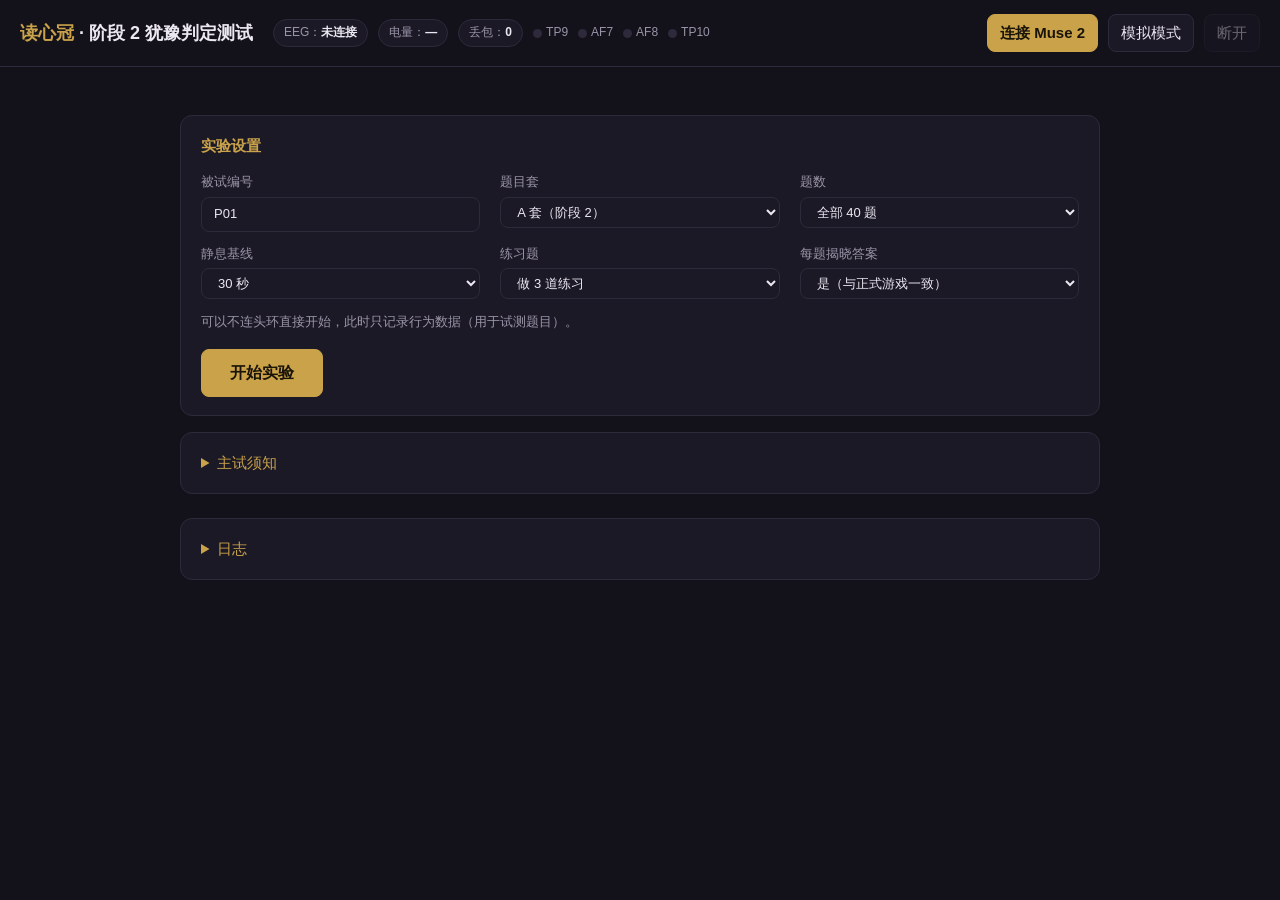
<file: 03_build/software/phase2-test/index.html>
<!DOCTYPE html>
<html lang="zh-CN">
<head>
    <meta charset="utf-8">
    <meta name="viewport" content="width=device-width, initial-scale=1">
    <title>读心冠 · 阶段 2 犹豫判定测试</title>
    <link rel="stylesheet" href="style.css">
    <script src="questions.js" defer></script>
    <script src="app.js" defer></script>
</head>

<body>

<!-- 顶部状态栏（实验进行中会收起） -->
<header id="topbar">
    <h1><span>读心冠</span> · 阶段 2 犹豫判定测试</h1>
    <div class="chip" id="chipConn">EEG：<b>未连接</b></div>
    <div class="chip">电量：<b id="battery">—</b></div>
    <div class="chip">丢包：<b id="lost">0</b></div>
    <div class="quality" id="quality"></div>
    <div class="spacer"></div>
    <button class="primary" id="btnConnect">连接 Muse 2</button>
    <button id="btnSim">模拟模式</button>
    <button id="btnDisconnect" disabled>断开</button>
</header>

<!-- 实验中右上角的小状态 -->
<div id="miniStatus" class="hidden">
    <span class="recdot"></span><span id="miniText">录制中</span>
    <span class="quality" id="qualityMini"></span>
    <button id="btnAbort" class="ghost">中止</button>
</div>

<main id="stage">

    <!-- 1. 设置 -->
    <section id="scrSetup" class="screen">
        <div class="panel">
            <h2>实验设置</h2>
            <div class="form">
                <label>被试编号<input id="pid" value="P01" maxlength="10"></label>
                <label>题目套
                    <select id="set"><option value="A">A 套（阶段 2）</option><option value="B">B 套（阶段 4）</option></select></label>
                <label>题数
                    <select id="nItems"><option value="40">全部 40 题</option><option value="20">20 题</option><option value="4">4 题（调试用）</option></select></label>
                <label>静息基线
                    <select id="baseLen"><option value="30">30 秒</option><option value="60">60 秒</option><option value="0">跳过（调试用）</option></select></label>
                <label>练习题
                    <select id="practice"><option value="1">做 3 道练习</option><option value="0">跳过</option></select></label>
                <label>每题揭晓答案
                    <select id="reveal"><option value="1">是（与正式游戏一致）</option><option value="0">否</option></select></label>
            </div>
            <p class="note" id="setupNote">可以不连头环直接开始，此时只记录行为数据（用于试测题目）。</p>
            <div class="actions"><button class="primary big" id="btnStart">开始实验</button></div>
        </div>
        <details class="panel">
            <summary>主试须知</summary>
            <ol>
                <li>开始前先确认 4 个通道的信号质量为绿色或黄色。佩戴后等 1–2 分钟再开始。</li>
                <li>请被试把左手食指放在 <kbd>F</kbd>，右手食指放在 <kbd>J</kbd>，答题时尽量不移动身体、不说话、少眨眼。</li>
                <li>流程：静息基线 → 练习 → 正式题（每 20 题休息一次）→ 讲解答案。</li>
                <li>结束后<b>必须</b>让被试看完"答案讲解"页：部分 AI 说法是故意编造的。</li>
                <li>导出两个文件：行为数据 CSV 和 EEG CSV，放进 <span class="mono">02_bci/tests/日期_阶段2/raw-data/</span>。</li>
            </ol>
        </details>
    </section>

    <!-- 2. 说明 / 基线 / 休息 / 通用消息 -->
    <section id="scrMsg" class="screen hidden">
        <div class="msg">
            <h2 id="msgTitle"></h2>
            <div id="msgBody"></div>
            <div class="hint" id="msgHint"></div>
        </div>
    </section>

    <!-- 3. 题目 -->
    <section id="scrTrial" class="screen hidden">
        <div class="progress"><div id="progBar"></div></div>
        <div class="counter" id="counter"></div>
        <div id="fix" class="fix hidden">+</div>
        <div id="trialBody" class="hidden">
            <div class="statement" id="statement"></div>
            <div class="choices" id="choices1">
                <button class="choice" data-key="f"><kbd>F</kbd>对</button>
                <button class="choice" data-key="j"><kbd>J</kbd>错</button>
            </div>
            <div class="ai hidden" id="aiBox">
                <div class="aiHead"><span class="aiIcon">AI</span><span id="aiVerdict"></span></div>
                <div class="aiText" id="aiText"></div>
            </div>
            <div class="choices hidden" id="choices2">
                <button class="choice" data-key="f"><kbd>F</kbd>不改</button>
                <button class="choice" data-key="j"><kbd>J</kbd>改答案</button>
            </div>
            <div class="rating hidden" id="rating1">
                <p>刚才决定"改不改"的时候，你有多确定？</p>
                <div class="choices four">
                    <button class="choice" data-key="1"><kbd>1</kbd>很犹豫</button>
                    <button class="choice" data-key="2"><kbd>2</kbd>有点犹豫</button>
                    <button class="choice" data-key="3"><kbd>3</kbd>比较确定</button>
                    <button class="choice" data-key="4"><kbd>4</kbd>很确定</button>
                </div>
            </div>
            <div class="rating hidden" id="rating2">
                <p>你之前知道这个知识吗？</p>
                <div class="choices three">
                    <button class="choice" data-key="1"><kbd>1</kbd>知道</button>
                    <button class="choice" data-key="2"><kbd>2</kbd>不确定</button>
                    <button class="choice" data-key="3"><kbd>3</kbd>不知道</button>
                </div>
            </div>
            <div class="revealBox hidden" id="revealBox"></div>
        </div>
    </section>

    <!-- 4. 结束与讲解 -->
    <section id="scrEnd" class="screen hidden">
        <div class="panel">
            <h2>实验结束，谢谢参与！</h2>
            <p id="endSummary"></p>
            <div class="actions">
                <button class="primary" id="btnExportTrials">导出行为数据 CSV</button>
                <button id="btnExportEEG">导出 EEG CSV</button>
                <button id="btnRestart">新的被试</button>
            </div>
        </div>
        <div class="panel">
            <h2>答案讲解（请被试阅读）</h2>
            <p class="note">这次实验里，有一部分 AI 的说法是<b>故意编造的错误信息</b>，用来观察人在面对 AI 时的判断。下面是每道题的正确答案，标红的是 AI 说错的题。</p>
            <table id="debrief"><thead><tr><th>#</th><th>题目</th><th>正确答案</th><th>AI 说得对吗</th><th>你的最终答案</th></tr></thead><tbody></tbody></table>
        </div>
    </section>

    <!-- 日志 -->
    <details class="panel" id="logWrap">
        <summary>日志</summary>
        <div id="log"></div>
    </details>
</main>

<script src="questions.js"></script>
<script src="app.js"></script>
</body>
</html>
</file>
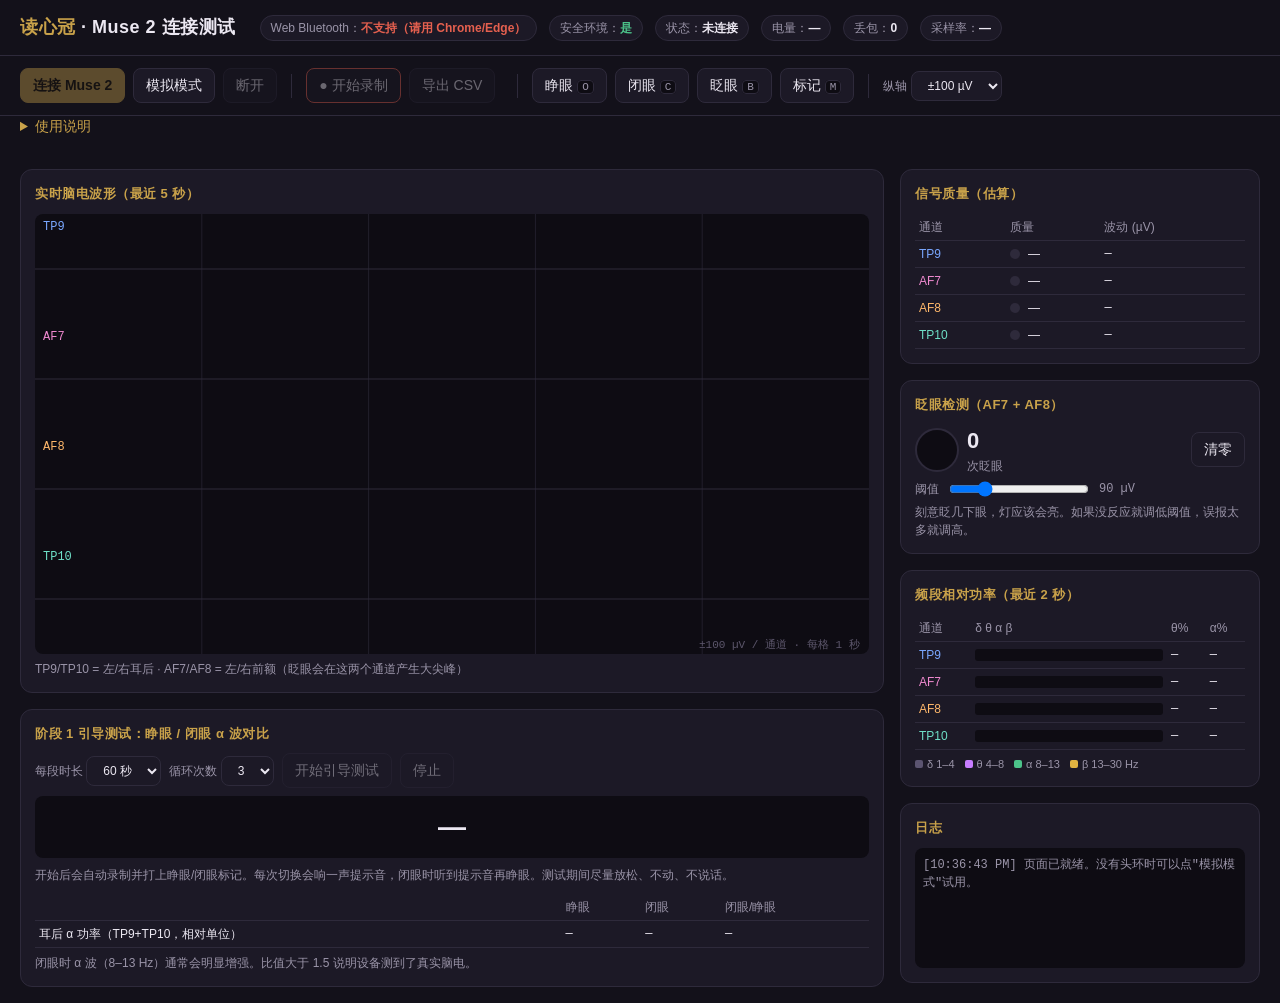
<file: 03_build/software/muse-test/pretest/index.html>
<!DOCTYPE html>
<html lang="zh-CN">
<head>
<meta charset="utf-8">
<meta name="viewport" content="width=device-width, initial-scale=1">
<title>读心冠 · Muse 2 连接测试</title>
<link rel="stylesheet" href="style.css">
</head>
<body>

<header>
  <h1><span>读心冠</span> · Muse 2 连接测试</h1>
  <div class="chip" id="chipBt">Web Bluetooth：<b>检测中</b></div>
  <div class="chip" id="chipSec">安全环境：<b>检测中</b></div>
  <div class="chip" id="chipConn">状态：<b>未连接</b></div>
  <div class="chip">电量：<b id="battery">—</b></div>
  <div class="chip">丢包：<b id="lost">0</b></div>
  <div class="chip">采样率：<b id="rate">—</b></div>
</header>

<div class="bar">
  <button class="primary" id="btnConnect">连接 Muse 2</button>
  <button id="btnSim">模拟模式</button>
  <button id="btnDisconnect" disabled>断开</button>
  <div class="sep"></div>
  <button class="rec" id="btnRec" disabled>● 开始录制</button>
  <button id="btnExport" disabled>导出 CSV</button>
  <span class="muted" id="recInfo"></span>
  <div class="sep"></div>
  <button data-mk="eyes_open">睁眼 <kbd>O</kbd></button>
  <button data-mk="eyes_closed">闭眼 <kbd>C</kbd></button>
  <button data-mk="blink">眨眼 <kbd>B</kbd></button>
  <button data-mk="mark">标记 <kbd>M</kbd></button>
  <div class="sep"></div>
  <label class="muted">纵轴 <select id="scale">
    <option value="50">±50 µV</option><option value="100" selected>±100 µV</option>
    <option value="200">±200 µV</option><option value="500">±500 µV</option></select></label>
</div>

<details>
  <summary>使用说明</summary>
  <ol>
    <li>用 <b>Chrome 或 Edge</b>（电脑版）打开。Safari 和 Firefox 不支持 Web Bluetooth。</li>
    <li>如果点"连接"没反应，或者顶部显示"安全环境：否"：在这个文件夹里打开终端，运行 <span class="mono">python3 -m http.server 8000</span>，再用浏览器打开 <span class="mono">http://localhost:8000</span>。</li>
    <li>先关掉手机上的 Muse App（头环同一时间只能连一个设备）。长按头环按钮开机，灯开始闪烁后点"连接 Muse 2"。</li>
    <li>佩戴：前额的传感器贴紧皮肤（擦掉油脂、拨开刘海），耳后的电极贴紧耳后皮肤。等 1–2 分钟让信号稳定。</li>
    <li>没有头环时，可以点"模拟模式"先熟悉界面（模拟数据会在闭眼时增强 α 波，并随机产生眨眼）。</li>
    <li>信号质量是根据最近 1 秒波形估算的，仅供参考：佩戴初期、说话、咬牙、转头都会变差。</li>
  </ol>
</details>

<main>
  <div>
    <div class="card">
      <h2>实时脑电波形（最近 5 秒）</h2>
      <canvas id="wave"></canvas>
      <div class="muted" style="margin-top:6px">TP9/TP10 = 左/右耳后 · AF7/AF8 = 左/右前额（眨眼会在这两个通道产生大尖峰）</div>
    </div>

    <div class="card" style="margin-top:16px">
      <h2>阶段 1 引导测试：睁眼 / 闭眼 α 波对比</h2>
      <div class="row">
        <label class="muted">每段时长
          <select id="phaseLen"><option value="30">30 秒</option><option value="60" selected>60 秒</option></select></label>
        <label class="muted">循环次数
          <select id="phaseRep"><option>1</option><option>2</option><option selected>3</option></select></label>
        <button id="btnGuide" disabled>开始引导测试</button>
        <button id="btnGuideStop" disabled>停止</button>
      </div>
      <div id="guide">—</div>
      <div class="muted">开始后会自动录制并打上睁眼/闭眼标记。每次切换会响一声提示音，闭眼时听到提示音再睁眼。测试期间尽量放松、不动、不说话。</div>
      <table style="margin-top:10px">
        <tr><th></th><th>睁眼</th><th>闭眼</th><th>闭眼/睁眼</th></tr>
        <tr><td>耳后 α 功率（TP9+TP10，相对单位）</td><td class="mono" id="aOpen">—</td><td class="mono" id="aClosed">—</td><td class="mono" id="aRatio">—</td></tr>
      </table>
      <div class="muted" id="aVerdict" style="margin-top:6px">闭眼时 α 波（8–13 Hz）通常会明显增强。比值大于 1.5 说明设备测到了真实脑电。</div>
    </div>
  </div>

  <div>
    <div class="card">
      <h2>信号质量（估算）</h2>
      <table id="qTable">
        <tr><th>通道</th><th>质量</th><th>波动 (µV)</th></tr>
      </table>
    </div>

    <div class="card" style="margin-top:16px">
      <h2>眨眼检测（AF7 + AF8）</h2>
      <div class="row">
        <div id="blinkLamp"></div>
        <div><div class="big" id="blinkCount">0</div><div class="muted">次眨眼</div></div>
        <button id="btnBlinkReset" style="margin-left:auto">清零</button>
      </div>
      <div class="row muted">阈值 <input type="range" id="blinkThr" min="30" max="300" value="90"> <span class="mono" id="blinkThrVal">90 µV</span></div>
      <div class="muted">刻意眨几下眼，灯应该会亮。如果没反应就调低阈值，误报太多就调高。</div>
    </div>

    <div class="card" style="margin-top:16px">
      <h2>频段相对功率（最近 2 秒）</h2>
      <table id="bTable"><tr><th>通道</th><th>δ θ α β</th><th>θ%</th><th>α%</th></tr></table>
      <div class="legend">
        <span style="--c:#5b5470">δ 1–4</span><span style="--c:#c77dff">θ 4–8</span>
        <span style="--c:#4cc38a">α 8–13</span><span style="--c:#e0b341">β 13–30 Hz</span>
      </div>
    </div>

    <div class="card" style="margin-top:16px">
      <h2>日志</h2>
      <div id="log"></div>
    </div>
  </div>
</main>

<script>
/* ===================== 常量 ===================== */
const FS = 256;                         // Muse EEG 采样率
const CH = ['TP9','AF7','AF8','TP10'];
const CH_COLORS = ['--ch0','--ch1','--ch2','--ch3'].map(v=>getComputedStyle(document.documentElement).getPropertyValue(v).trim());
const MUSE_SERVICE = 0xfe8d;
const U = s => `273e${s}-4c4d-454d-96be-f03bac821358`;
const CONTROL_UUID = U('0001');
const TELEMETRY_UUID = U('000b');
const EEG_UUIDS = [U('0003'), U('0004'), U('0005'), U('0006')]; // TP9, AF7, AF8, TP10

/* ===================== 小工具 ===================== */
const $ = id => document.getElementById(id);
function log(msg){
  const t = new Date().toLocaleTimeString();
  $('log').insertAdjacentHTML('beforeend', `<div>[${t}] ${msg}</div>`);
  $('log').scrollTop = 1e9;
}
class Ring {
  constructor(n){ this.buf = new Float32Array(n); this.n = n; this.i = 0; this.count = 0; }
  push(v){ this.buf[this.i] = v; this.i = (this.i + 1) % this.n; this.count++; }
  last(k){ k = Math.min(k, this.n, this.count); const out = new Float32Array(k);
    for (let j = 0; j < k; j++) out[j] = this.buf[(this.i - k + j + this.n) % this.n]; return out; }
}

/* ===================== 状态 ===================== */
const rings = CH.map(() => new Ring(FS * 10));
let mode = null;               // 'muse' | 'sim' | null
let device = null, controlChar = null;
let pending = new Map();       // packetIndex -> {t, ch:[...]}
let lastIndex = null, lostPackets = 0;
let sampleTimes = [];          // 用于估算实际采样率
let recording = false, recStart = 0, recRows = [];
let nextMarker = '';
let eyesState = null;          // 'open' | 'closed' | null
let alphaStats = { open: [], closed: [] };
let blinkCount = 0, blinkBaseline = 0, blinkRefractoryUntil = 0;
let blinkFlag = 0;

/* ===================== 环境检测 ===================== */
(function checkEnv(){
  const bt = 'bluetooth' in navigator;
  $('chipBt').className = 'chip ' + (bt ? 'ok' : 'err');
  $('chipBt').querySelector('b').textContent = bt ? '支持' : '不支持（请用 Chrome/Edge）';
  $('chipSec').className = 'chip ' + (window.isSecureContext ? 'ok' : 'err');
  $('chipSec').querySelector('b').textContent = window.isSecureContext ? '是' : '否（见使用说明第 2 步）';
  if (!bt) $('btnConnect').disabled = true;
})();

function setConn(text, cls){
  $('chipConn').className = 'chip ' + (cls || '');
  $('chipConn').querySelector('b').textContent = text;
}
function setRunning(on){
  $('btnConnect').disabled = on || !('bluetooth' in navigator);
  $('btnSim').disabled = on;
  $('btnDisconnect').disabled = !on;
  $('btnRec').disabled = !on;
  $('btnGuide').disabled = !on;
}

/* ===================== Muse 协议 ===================== */
function encodeCommand(cmd){
  const enc = new TextEncoder().encode(`X${cmd}\n`);
  enc[0] = enc.length - 1;
  return enc;
}
async function sendCommand(cmd){
  if (!controlChar) return;
  const data = encodeCommand(cmd);
  if (controlChar.writeValueWithoutResponse) {
    try { await controlChar.writeValueWithoutResponse(data); return; } catch (e) { /* 回退 */ }
  }
  await controlChar.writeValue(data);
}
function decodeEEG(dataView){
  const index = dataView.getUint16(0);
  const b = new Uint8Array(dataView.buffer, dataView.byteOffset + 2, dataView.byteLength - 2);
  const raw = [];
  for (let i = 0; i < b.length; i++) {
    if (i % 3 === 0) raw.push((b[i] << 4) | (b[i + 1] >> 4));
    else { raw.push(((b[i] & 0x0f) << 8) | b[i + 1]); i++; }
  }
  return { index, samples: raw.map(n => 0.48828125 * (n - 0x800)) };  // µV
}

async function connectMuse(){
  try {
    setConn('请在弹窗中选择设备…', 'warn');
    device = await navigator.bluetooth.requestDevice({
      filters: [{ namePrefix: 'Muse' }],
      optionalServices: [MUSE_SERVICE]
    });
    device.addEventListener('gattserverdisconnected', onDisconnected);
    setConn('连接中…', 'warn');
    const server = await device.gatt.connect();
    const service = await server.getPrimaryService(MUSE_SERVICE);
    controlChar = await service.getCharacteristic(CONTROL_UUID);

    try {
      const tele = await service.getCharacteristic(TELEMETRY_UUID);
      await tele.startNotifications();
      tele.addEventListener('characteristicvaluechanged', e => {
        const dv = e.target.value;
        $('battery').textContent = (dv.getUint16(2) / 512).toFixed(0) + '%';
      });
    } catch (e) { log('电量信息不可用（不影响测试）'); }

    for (let c = 0; c < 4; c++) {
      const ch = await service.getCharacteristic(EEG_UUIDS[c]);
      await ch.startNotifications();
      ch.addEventListener('characteristicvaluechanged', e => {
        const { index, samples } = decodeEEG(e.target.value);
        onChannelPacket(c, index, samples);
      });
    }
    // 启动数据流：暂停 → 预设 p21（4 通道 EEG）→ 开始 → 继续
    await sendCommand('h');
    await sendCommand('p21');
    await sendCommand('s');
    await sendCommand('d');

    mode = 'muse';
    resetStream();
    setConn('已连接：' + (device.name || 'Muse'), 'ok');
    setRunning(true);
    log('已连接 ' + (device.name || 'Muse') + '，开始接收数据');
  } catch (e) {
    setConn('未连接', 'err');
    log('连接失败：' + e.message);
  }
}

function onDisconnected(){
  if (mode !== 'muse') return;
  log('设备已断开');
  stopAll();
}

async function disconnect(){
  if (mode === 'muse' && device) {
    try { await sendCommand('h'); } catch (e) {}
    try { device.gatt.disconnect(); } catch (e) {}
  }
  if (mode === 'sim') stopSim();
  stopAll();
}

function stopAll(){
  stopGuide(true);
  mode = null; controlChar = null;
  setConn('未连接', '');
  setRunning(false);
  if (recording) toggleRec();
}

/* ===================== 数据汇合（4 个通道按包号对齐） ===================== */
function resetStream(){
  pending.clear(); lastIndex = null; lostPackets = 0; sampleTimes = [];
  $('lost').textContent = '0';
}

function onChannelPacket(c, index, samples){
  const now = performance.now();
  let entry = pending.get(index);
  if (!entry) { entry = { t: now, ch: [null, null, null, null] }; pending.set(index, entry); }
  entry.ch[c] = samples;
  if (entry.ch.every(Boolean)) { pending.delete(index); emitPacket(index, entry); }
  // 清理超过 1 秒还没凑齐的包
  if (pending.size > 20) {
    for (const [k, v] of pending) if (now - v.t > 1000) pending.delete(k);
  }
}

function emitPacket(index, entry){
  if (lastIndex !== null) {
    const gap = (index - lastIndex + 0x10000) % 0x10000;
    if (gap > 1 && gap < 1000) { lostPackets += gap - 1; $('lost').textContent = lostPackets; }
  }
  lastIndex = index;
  const dt = 1000 / FS;
  for (let k = 0; k < 12; k++) {
    const t = entry.t - (11 - k) * dt;
    const v = [entry.ch[0][k], entry.ch[1][k], entry.ch[2][k], entry.ch[3][k]];
    for (let c = 0; c < 4; c++) rings[c].push(v[c]);
    detectBlink((v[1] + v[2]) / 2, t);
    if (recording) {
      if (recStart === null) recStart = t;
      recRows.push([(t - recStart).toFixed(1), index, v[0].toFixed(2), v[1].toFixed(2), v[2].toFixed(2), v[3].toFixed(2), nextMarker, blinkFlag]);
      nextMarker = ''; blinkFlag = 0;
    }
  }
  sampleTimes.push(entry.t);
  if (sampleTimes.length > 60) sampleTimes.shift();
}

/* ===================== 眨眼检测 ===================== */
function detectBlink(v, t){
  // 用慢速滑动平均作为基线，偏离基线超过阈值即判定为眨眼
  blinkBaseline += (v - blinkBaseline) * (1 / FS);
  const thr = +$('blinkThr').value;
  if (Math.abs(v - blinkBaseline) > thr && t > blinkRefractoryUntil) {
    blinkRefractoryUntil = t + 350;
    blinkCount++; blinkFlag = 1;
    $('blinkCount').textContent = blinkCount;
    const lamp = $('blinkLamp'); lamp.classList.add('on');
    setTimeout(() => lamp.classList.remove('on'), 180);
  }
}

/* ===================== 模拟模式 ===================== */
let simTimer = null, simIndex = 0, simT = 0, simNextBlink = 0;
function gauss(){ let u = 0, v = 0; while (!u) u = Math.random(); while (!v) v = Math.random(); return Math.sqrt(-2 * Math.log(u)) * Math.cos(2 * Math.PI * v); }
function startSim(){
  mode = 'sim'; resetStream(); simIndex = 0; simT = 0; simNextBlink = 2;
  const ph = [0, 0, 0, 0].map(() => Math.random() * 6.28);
  let blinkStart = -10;
  simTimer = setInterval(() => {
    const packets = [[], [], [], []];
    for (let k = 0; k < 12; k++) {
      simT += 1 / FS;
      if (simT > simNextBlink) { blinkStart = simT; simNextBlink = simT + 2 + Math.random() * 4; }
      const closed = eyesState === 'closed';
      const blink = closed ? 0 : 160 * Math.exp(-Math.pow((simT - blinkStart - 0.1) / 0.06, 2));
      for (let c = 0; c < 4; c++) {
        const ear = c === 0 || c === 3;
        const alphaAmp = ear ? (closed ? 22 : 6) : (closed ? 10 : 3);
        let x = 7 * gauss()
              + alphaAmp * Math.sin(2 * Math.PI * 10 * simT + ph[c])
              + 4 * Math.sin(2 * Math.PI * 6 * simT + ph[c] * 2)
              + 3 * Math.sin(2 * Math.PI * 1.2 * simT);
        if (!ear) x += blink;
        packets[c].push(x);
      }
    }
    const idx = simIndex = (simIndex + 1) % 0x10000;
    for (let c = 0; c < 4; c++) onChannelPacket(c, idx, packets[c]);
  }, 1000 * 12 / FS);
  setConn('模拟模式', 'warn');
  setRunning(true);
  $('battery').textContent = '—';
  log('已进入模拟模式（数据是合成的，只用来熟悉界面）');
}
function stopSim(){ clearInterval(simTimer); simTimer = null; }

/* ===================== 录制与导出 ===================== */
function toggleRec(){
  recording = !recording;
  const b = $('btnRec');
  if (recording) {
    recRows = []; recStart = null; nextMarker = 'rec_start'; blinkFlag = 0;
    b.classList.add('on'); b.textContent = '■ 停止录制';
    $('btnExport').disabled = true;
    log('开始录制' + (mode === 'sim' ? '（模拟数据）' : ''));
  } else {
    b.classList.remove('on'); b.textContent = '● 开始录制';
    $('btnExport').disabled = recRows.length === 0;
    log(`停止录制，共 ${recRows.length} 个采样点（${(recRows.length / FS).toFixed(1)} 秒）`);
  }
}
setInterval(() => {
  if (recording) $('recInfo').textContent = `录制中 ${(recRows.length / FS).toFixed(0)} 秒`;
  else $('recInfo').textContent = recRows.length ? `已录 ${(recRows.length / FS).toFixed(0)} 秒，可导出` : '';
}, 500);

function exportCSV(){
  const head = 'time_ms,packet_index,TP9,AF7,AF8,TP10,marker,blink_auto';
  const body = recRows.map(r => r.join(',')).join('\n');
  const blob = new Blob([head + '\n' + body + '\n'], { type: 'text/csv' });
  const d = new Date(), p = n => String(n).padStart(2, '0');
  const name = `muse_${mode === 'sim' ? 'SIM_' : ''}${d.getFullYear()}${p(d.getMonth() + 1)}${p(d.getDate())}_${p(d.getHours())}${p(d.getMinutes())}${p(d.getSeconds())}.csv`;
  const a = document.createElement('a');
  a.href = URL.createObjectURL(blob); a.download = name; a.click();
  setTimeout(() => URL.revokeObjectURL(a.href), 1000);
  log('已导出 ' + name);
}

/* ===================== 标记 ===================== */
function addMarker(mk){
  if (!mode) return;
  nextMarker = nextMarker ? nextMarker + '|' + mk : mk;
  if (mk === 'eyes_open') eyesState = 'open';
  if (mk === 'eyes_closed') eyesState = 'closed';
  log('标记：' + mk + (recording ? '' : '（未在录制，只影响 α 统计）'));
}
document.querySelectorAll('[data-mk]').forEach(b => b.addEventListener('click', () => addMarker(b.dataset.mk)));
document.addEventListener('keydown', e => {
  if (e.target.tagName === 'INPUT' || e.target.tagName === 'SELECT') return;
  const map = { o: 'eyes_open', c: 'eyes_closed', b: 'blink', m: 'mark' };
  const mk = map[e.key.toLowerCase()];
  if (mk) addMarker(mk);
});

/* ===================== 引导测试 ===================== */
let guideTimer = null;
let audioCtx = null;
function beep(freq = 660, dur = 0.25){
  try {
    audioCtx = audioCtx || new (window.AudioContext || window.webkitAudioContext)();
    const o = audioCtx.createOscillator(), g = audioCtx.createGain();
    o.frequency.value = freq; g.gain.value = 0.15;
    o.connect(g); g.connect(audioCtx.destination);
    o.start(); o.stop(audioCtx.currentTime + dur);
  } catch (e) {}
}
function startGuide(){
  const len = +$('phaseLen').value, reps = +$('phaseRep').value;
  const phases = [];
  for (let r = 0; r < reps; r++) { phases.push('open', 'closed'); }
  alphaStats = { open: [], closed: [] };
  if (!recording) toggleRec();
  addMarker('guide_start');
  let p = 0, left = len;
  const enter = () => {
    const ph = phases[p];
    addMarker(ph === 'open' ? 'eyes_open' : 'eyes_closed');
    beep(ph === 'open' ? 880 : 520, 0.3);
  };
  enter();
  $('btnGuide').disabled = true; $('btnGuideStop').disabled = false;
  const tick = () => {
    const ph = phases[p];
    $('guide').className = ph === 'open' ? 'open' : 'closed';
    $('guide').textContent = `${ph === 'open' ? '睁眼，看着屏幕中央' : '闭上眼睛，放松'} · ${left} 秒 · 第 ${p + 1}/${phases.length} 段`;
    left--;
    if (left < 0) {
      p++; left = len;
      if (p >= phases.length) { finishGuide(); return; }
      enter();
    }
  };
  tick();
  guideTimer = setInterval(tick, 1000);
  log(`引导测试开始：${reps} 轮 × (睁眼 ${len}s + 闭眼 ${len}s)`);
}
function finishGuide(){
  clearInterval(guideTimer); guideTimer = null;
  addMarker('guide_end'); beep(990, 0.5);
  eyesState = null;
  $('guide').className = ''; $('guide').textContent = '测试完成，请睁眼。记得点"停止录制"再导出 CSV';
  $('btnGuide').disabled = !mode; $('btnGuideStop').disabled = true;
  log('引导测试完成');
}
function stopGuide(silent){
  if (!guideTimer) return;
  clearInterval(guideTimer); guideTimer = null;
  eyesState = null;
  $('guide').className = ''; $('guide').textContent = '已停止';
  $('btnGuide').disabled = !mode; $('btnGuideStop').disabled = true;
  if (!silent) { addMarker('guide_stop'); log('引导测试被手动停止'); }
}

/* ===================== 频谱分析 ===================== */
const NFFT = 512;
const hann = new Float64Array(NFFT).map((_, i) => 0.5 - 0.5 * Math.cos(2 * Math.PI * i / (NFFT - 1)));
function powerSpectrum(sig){
  const N = NFFT, re = new Float64Array(N), im = new Float64Array(N);
  let mean = 0; for (let i = 0; i < N; i++) mean += sig[i]; mean /= N;
  for (let i = 0; i < N; i++) re[i] = (sig[i] - mean) * hann[i];
  for (let i = 1, j = 0; i < N; i++) {
    let bit = N >> 1;
    for (; j & bit; bit >>= 1) j ^= bit;
    j ^= bit;
    if (i < j) { [re[i], re[j]] = [re[j], re[i]]; }
  }
  for (let len = 2; len <= N; len <<= 1) {
    const ang = -2 * Math.PI / len, wr = Math.cos(ang), wi = Math.sin(ang);
    for (let i = 0; i < N; i += len) {
      let cr = 1, ci = 0;
      for (let k = 0; k < len / 2; k++) {
        const a = i + k, b = a + len / 2;
        const tr = re[b] * cr - im[b] * ci, ti = re[b] * ci + im[b] * cr;
        re[b] = re[a] - tr; im[b] = im[a] - ti; re[a] += tr; im[a] += ti;
        const ncr = cr * wr - ci * wi; ci = cr * wi + ci * wr; cr = ncr;
      }
    }
  }
  const p = new Float64Array(N / 2);
  for (let k = 0; k < N / 2; k++) p[k] = (re[k] * re[k] + im[k] * im[k]) / N;
  return p;  // 频率分辨率 = FS/NFFT = 0.5 Hz
}
function bandSum(p, lo, hi){
  const df = FS / NFFT; let s = 0;
  for (let k = Math.ceil(lo / df); k < Math.ceil(hi / df); k++) s += p[k];
  return s;
}

/* ===================== 周期性分析：质量 / 频段 / α 统计 ===================== */
(function buildTables(){
  CH.forEach((name, c) => {
    $('qTable').insertAdjacentHTML('beforeend',
      `<tr><td style="color:${CH_COLORS[c]}">${name}</td><td><span class="row" style="margin:0"><span class="dot" id="qd${c}"></span><span id="ql${c}">—</span></span></td><td class="mono" id="qs${c}">—</td></tr>`);
    $('bTable').insertAdjacentHTML('beforeend',
      `<tr><td style="color:${CH_COLORS[c]}">${name}</td><td><div class="bands" id="bb${c}"></div></td><td class="mono" id="bt${c}">—</td><td class="mono" id="ba${c}">—</td></tr>`);
  });
})();

function quality(seg){
  let mean = 0, maxAbs = 0;
  for (const v of seg) { mean += v; maxAbs = Math.max(maxAbs, Math.abs(v)); }
  mean /= seg.length;
  let sd = 0; for (const v of seg) sd += (v - mean) ** 2; sd = Math.sqrt(sd / seg.length);
  if (maxAbs > 900) return { sd, label: '饱和/未贴紧', color: 'var(--bad)' };
  if (sd < 1) return { sd, label: '无信号', color: 'var(--bad)' };
  if (sd <= 30) return { sd, label: '良好', color: 'var(--good)' };
  if (sd <= 80) return { sd, label: '一般', color: 'var(--fair)' };
  return { sd, label: '差', color: 'var(--bad)' };
}

setInterval(() => {
  if (!mode || rings[0].count < NFFT) return;
  // 实际采样率
  if (sampleTimes.length > 10) {
    const span = (sampleTimes[sampleTimes.length - 1] - sampleTimes[0]) / 1000;
    $('rate').textContent = span > 0 ? Math.round((sampleTimes.length - 1) * 12 / span) + ' Hz' : '—';
  }
  let earAlpha = 0;
  for (let c = 0; c < 4; c++) {
    const q = quality(rings[c].last(FS));
    $('qd' + c).style.background = q.color;
    $('ql' + c).textContent = q.label;
    $('qs' + c).textContent = q.sd.toFixed(1);

    const p = powerSpectrum(rings[c].last(NFFT));
    const d = bandSum(p, 1, 4), th = bandSum(p, 4, 8), a = bandSum(p, 8, 13), b = bandSum(p, 13, 30);
    const tot = d + th + a + b || 1;
    $('bb' + c).innerHTML =
      `<i style="width:${d / tot * 100}%;background:#5b5470"></i><i style="width:${th / tot * 100}%;background:#c77dff"></i>` +
      `<i style="width:${a / tot * 100}%;background:#4cc38a"></i><i style="width:${b / tot * 100}%;background:#e0b341"></i>`;
    $('bt' + c).textContent = (th / tot * 100).toFixed(0);
    $('ba' + c).textContent = (a / tot * 100).toFixed(0);
    if (c === 0 || c === 3) earAlpha += a / 2;
  }
  if (eyesState) {
    alphaStats[eyesState].push(earAlpha);
    const m = arr => arr.length ? arr.reduce((s, x) => s + x, 0) / arr.length : null;
    const o = m(alphaStats.open), cl = m(alphaStats.closed);
    $('aOpen').textContent = o == null ? '—' : o.toFixed(1);
    $('aClosed').textContent = cl == null ? '—' : cl.toFixed(1);
    if (o && cl) {
      const r = cl / o;
      $('aRatio').textContent = r.toFixed(2) + '×';
      $('aVerdict').innerHTML = r > 1.5
        ? '<span style="color:var(--good)">✓ 闭眼时 α 明显增强，设备测到的应该是真实脑电。</span>'
        : '<span style="color:var(--fair)">α 增强不明显。检查耳后电极是否贴紧、测试时是否真的放松闭眼，然后再测一次。</span>';
    }
  }
}, 250);

/* ===================== 绘制波形 ===================== */
const cv = $('wave'), ctx = cv.getContext('2d');
function fitCanvas(){
  const r = cv.getBoundingClientRect(), dpr = window.devicePixelRatio || 1;
  cv.width = r.width * dpr; cv.height = r.height * dpr; ctx.setTransform(dpr, 0, 0, dpr, 0, 0);
}
window.addEventListener('resize', fitCanvas); fitCanvas();

function draw(){
  const W = cv.clientWidth, H = cv.clientHeight, laneH = H / 4, N = FS * 5;
  const scale = +$('scale').value;
  ctx.clearRect(0, 0, W, H);
  ctx.strokeStyle = '#221f2c'; ctx.lineWidth = 1;
  for (let s = 1; s < 5; s++) { const x = W * s / 5; ctx.beginPath(); ctx.moveTo(x, 0); ctx.lineTo(x, H); ctx.stroke(); }
  for (let c = 0; c < 4; c++) {
    const mid = laneH * c + laneH / 2;
    ctx.strokeStyle = '#2e2a3b'; ctx.beginPath(); ctx.moveTo(0, mid); ctx.lineTo(W, mid); ctx.stroke();
    ctx.fillStyle = CH_COLORS[c]; ctx.font = '12px ui-monospace,monospace'; ctx.fillText(CH[c], 8, laneH * c + 16);
    const seg = rings[c].last(N);
    if (seg.length < 2) continue;
    let mean = 0; for (const v of seg) mean += v; mean /= seg.length;
    ctx.strokeStyle = CH_COLORS[c]; ctx.lineWidth = 1.2; ctx.beginPath();
    const x0 = W - (seg.length / N) * W;
    for (let i = 0; i < seg.length; i++) {
      const x = x0 + (i / N) * W;
      let y = mid - ((seg[i] - mean) / scale) * (laneH / 2);
      y = Math.max(laneH * c + 1, Math.min(laneH * (c + 1) - 1, y));
      i ? ctx.lineTo(x, y) : ctx.moveTo(x, y);
    }
    ctx.stroke();
  }
  ctx.fillStyle = '#5c566b'; ctx.font = '11px ui-monospace,monospace';
  ctx.fillText(`±${scale} µV / 通道 · 每格 1 秒`, W - 170, H - 6);
  requestAnimationFrame(draw);
}
requestAnimationFrame(draw);

/* ===================== 按钮绑定 ===================== */
$('btnConnect').onclick = connectMuse;
$('btnSim').onclick = startSim;
$('btnDisconnect').onclick = disconnect;
$('btnRec').onclick = toggleRec;
$('btnExport').onclick = exportCSV;
$('btnGuide').onclick = startGuide;
$('btnGuideStop').onclick = () => stopGuide(false);
$('btnBlinkReset').onclick = () => { blinkCount = 0; $('blinkCount').textContent = 0; };
$('blinkThr').oninput = e => $('blinkThrVal').textContent = e.target.value + ' µV';
log('页面已就绪。没有头环时可以点"模拟模式"试用。');
</script>
</body>
</html>
</file>
<file: 03_build/software/phase2-test/style.css>
/* 读心冠 · 阶段 2 犹豫判定测试 — 样式 */

:root {
    --bg: #13111a;
    --panel: #1c1926;
    --deep: #0e0c13;
    --line: #2e2a3b;
    --ink: #ece8f2;
    --mut: #9a94a8;
    --gold: #c9a24a;
    --good: #4cc38a;
    --fair: #e0b341;
    --bad: #e5604f;
    --ai: #7aa7ff;
}

* {
    box-sizing: border-box;
}

body {
    margin: 0;
    min-height: 100vh;
    background: var(--bg);
    color: var(--ink);
    font: 15px/1.6 -apple-system, BlinkMacSystemFont, "Segoe UI", "PingFang SC", "Microsoft YaHei", sans-serif;
}

.hidden {
    display: none !important;
}

.mono {
    font-family: ui-monospace, SFMono-Regular, Menlo, monospace;
    font-size: 13px;
}

.note {
    color: var(--mut);
    font-size: 13px;
}

.good {
    color: var(--good);
}

.bad {
    color: var(--bad);
}

kbd {
    display: inline-block;
    min-width: 22px;
    padding: 0 6px;
    margin-right: 8px;
    font: 12px/20px ui-monospace, monospace;
    text-align: center;
    color: var(--mut);
    background: var(--deep);
    border: 1px solid var(--line);
    border-radius: 4px;
}

/* ===== 顶部状态栏 ===== */
header {
    display: flex;
    flex-wrap: wrap;
    align-items: center;
    gap: 10px;
    padding: 14px 20px;
    border-bottom: 1px solid var(--line);
}

header h1 {
    font-size: 18px;
    margin: 0 10px 0 0;
}

header h1 span {
    color: var(--gold);
}

.spacer {
    flex: 1;
}

.chip {
    padding: 3px 10px;
    font-size: 12px;
    color: var(--mut);
    background: var(--panel);
    border: 1px solid var(--line);
    border-radius: 999px;
}

.chip b {
    color: var(--ink);
    font-weight: 600;
}

.chip.ok b {
    color: var(--good);
}

.chip.warn b {
    color: var(--fair);
}

.chip.err b {
    color: var(--bad);
}

/* ===== 信号质量小圆点 ===== */
.quality {
    display: flex;
    gap: 10px;
    font-size: 12px;
    color: var(--mut);
}

.quality .q {
    display: flex;
    align-items: center;
    gap: 4px;
}

.quality i {
    width: 9px;
    height: 9px;
    border-radius: 50%;
    background: var(--line);
}

.quality i.good {
    background: var(--good);
}

.quality i.fair {
    background: var(--fair);
}

.quality i.bad {
    background: var(--bad);
}

/* ===== 实验中右上角状态 ===== */
#miniStatus {
    position: fixed;
    top: 12px;
    right: 16px;
    z-index: 10;
    display: flex;
    align-items: center;
    gap: 10px;
    font-size: 12px;
    color: var(--mut);
}

.recdot {
    width: 9px;
    height: 9px;
    border-radius: 50%;
    background: var(--bad);
    animation: pulse 1.2s infinite;
}

@keyframes pulse {
    50% {
        opacity: 0.3;
    }
}

/* ===== 按钮与表单 ===== */
button,
select,
input {
    font: inherit;
    color: var(--ink);
    background: var(--panel);
    border: 1px solid var(--line);
    border-radius: 8px;
    padding: 6px 12px;
}

button {
    cursor: pointer;
}

button:hover:not(:disabled) {
    border-color: var(--gold);
}

button:disabled {
    opacity: 0.4;
    cursor: not-allowed;
}

button.primary {
    background: var(--gold);
    color: #1a1408;
    border-color: var(--gold);
    font-weight: 600;
}

button.big {
    padding: 10px 28px;
    font-size: 16px;
}

button.ghost {
    padding: 2px 10px;
    font-size: 12px;
    background: transparent;
}

/* ===== 主区域 ===== */
#stage {
    max-width: 960px;
    margin: 0 auto;
    padding: 48px 20px 40px;
}

.panel {
    background: var(--panel);
    border: 1px solid var(--line);
    border-radius: 12px;
    padding: 18px 20px;
    margin-bottom: 16px;
}

.panel h2 {
    margin: 0 0 14px;
    font-size: 15px;
    color: var(--gold);
}

.panel summary {
    cursor: pointer;
    color: var(--gold);
}

.panel ol {
    color: var(--mut);
    margin: 10px 0 0;
}

.form {
    display: grid;
    grid-template-columns: repeat(auto-fill, minmax(260px, 1fr));
    gap: 12px 20px;
}

.form label {
    display: flex;
    flex-direction: column;
    gap: 4px;
    font-size: 13px;
    color: var(--mut);
}

.actions {
    display: flex;
    flex-wrap: wrap;
    gap: 10px;
    margin-top: 16px;
}

/* ===== 说明 / 基线 / 休息 ===== */
.msg {
    max-width: 640px;
    margin: 60px auto;
    text-align: left;
}

.msg h2 {
    font-size: 26px;
    color: var(--gold);
    margin: 0 0 16px;
}

.msg .hint {
    margin-top: 28px;
    color: var(--mut);
}

/* ===== 题目页 ===== */
#scrTrial {
    min-height: 70vh;
    display: flex;
    flex-direction: column;
    align-items: center;
}

.progress {
    width: 100%;
    height: 3px;
    background: var(--line);
    border-radius: 2px;
}

#progBar {
    height: 100%;
    width: 0;
    background: var(--gold);
    border-radius: 2px;
    transition: width 0.3s;
}

.counter {
    margin: 8px 0 0;
    font-size: 12px;
    color: var(--mut);
    align-self: flex-end;
}

.fix {
    margin-top: 22vh;
    font-size: 64px;
    font-weight: 300;
    color: var(--ink);
}

#trialBody {
    width: 100%;
    margin-top: 8vh;
    display: flex;
    flex-direction: column;
    align-items: center;
}

.statement {
    max-width: 760px;
    font-size: 34px;
    font-weight: 700;
    line-height: 1.4;
    text-align: center;
    margin-bottom: 36px;
}

/* ===== 选项按钮 ===== */
.choices {
    display: flex;
    justify-content: center;
    gap: 24px;
}

.choices.four,
.choices.three {
    gap: 12px;
}

.choice {
    min-width: 160px;
    padding: 14px 22px;
    font-size: 20px;
    border-radius: 12px;
}

.choices.four .choice,
.choices.three .choice {
    min-width: 120px;
    font-size: 16px;
}

.choice.picked {
    border-color: var(--gold);
    color: var(--gold);
}

/* ===== AI 发言框 ===== */
.ai {
    width: 100%;
    max-width: 680px;
    margin: 8px 0 28px;
    padding: 16px 20px;
    background: var(--deep);
    border: 1px solid var(--ai);
    border-radius: 14px;
    box-shadow: 0 0 24px rgba(122, 167, 255, 0.15);
}

.aiHead {
    display: flex;
    align-items: center;
    gap: 10px;
    font-size: 17px;
    margin-bottom: 6px;
}

.aiHead b {
    color: var(--ai);
}

.aiIcon {
    padding: 2px 8px;
    font: 700 12px ui-monospace, monospace;
    color: var(--deep);
    background: var(--ai);
    border-radius: 6px;
}

.aiText {
    font-size: 16px;
    color: var(--ink);
}

.ai.thinking .aiHead {
    color: var(--mut);
    animation: pulse 1s infinite;
}

/* ===== 自评 ===== */
.rating {
    text-align: center;
}

.rating p {
    font-size: 18px;
    margin: 0 0 16px;
}

/* ===== 揭晓 ===== */
.revealBox {
    margin-top: 8px;
    padding: 14px 24px;
    font-size: 20px;
    background: var(--deep);
    border: 1px solid var(--line);
    border-radius: 12px;
}

/* ===== 结束与讲解 ===== */
table {
    width: 100%;
    border-collapse: collapse;
    font-size: 13px;
}

th,
td {
    padding: 6px;
    text-align: left;
    border-bottom: 1px solid var(--line);
}

th {
    color: var(--mut);
    font-weight: 500;
}

tr.aiwrong td {
    background: rgba(229, 96, 79, 0.08);
}

tr.aiwrong b {
    color: var(--bad);
}

/* ===== 日志 ===== */
#logWrap {
    margin-top: 24px;
}

#log {
    height: 120px;
    overflow: auto;
    margin-top: 8px;
    padding: 8px;
    font: 12px/1.5 ui-monospace, monospace;
    color: var(--mut);
    background: var(--deep);
    border-radius: 8px;
}
</file>
<file: 03_build/software/muse-test/pretest/style.css>
/* 读心冠 · Muse 2 连接测试 — CSS */

:root {
  --bg: #13111a;
  --panel: #1c1926;
  --line: #2e2a3b;
  --ink: #ece8f2;
  --mut: #9a94a8;
  --gold: #c9a24a;
  --good: #4cc38a;
  --fair: #e0b341;
  --bad: #e5604f;
  --ch0: #7aa7ff;
  --ch1: #f08ad0;
  --ch2: #ffb86b;
  --ch3: #6fe0c8;
}

* {
  box-sizing: border-box;
}

body {
  margin: 0;
  background: var(--bg);
  color: var(--ink);
  font: 14px/1.5 -apple-system, BlinkMacSystemFont, "Segoe UI", "PingFang SC", "Microsoft YaHei", sans-serif;
}

/* ===== 顶部标题栏 ===== */
header {
  display: flex;
  flex-wrap: wrap;
  align-items: center;
  gap: 12px;
  padding: 14px 20px;
  border-bottom: 1px solid var(--line);
}

header h1 {
  font-size: 18px;
  margin: 0 12px 0 0;
  letter-spacing: 0.5px;
}

header h1 span {
  color: var(--gold);
}

/* ===== 状态标签 ===== */
.chip {
  padding: 3px 10px;
  border-radius: 999px;
  background: var(--panel);
  border: 1px solid var(--line);
  font-size: 12px;
  color: var(--mut);
}

.chip b {
  color: var(--ink);
  font-weight: 600;
}

.chip.ok b {
  color: var(--good);
}

.chip.warn b {
  color: var(--fair);
}

.chip.err b {
  color: var(--bad);
}

/* ===== 工具栏 ===== */
.bar {
  display: flex;
  flex-wrap: wrap;
  gap: 8px;
  align-items: center;
  padding: 12px 20px;
  border-bottom: 1px solid var(--line);
}

.bar .sep {
  width: 1px;
  height: 24px;
  background: var(--line);
  margin: 0 6px;
}

/* ===== 按钮与下拉框 ===== */
button,
select {
  font: inherit;
  color: var(--ink);
  background: var(--panel);
  border: 1px solid var(--line);
  border-radius: 8px;
  padding: 6px 12px;
  cursor: pointer;
}

button:hover:not(:disabled) {
  border-color: var(--gold);
}

button:disabled {
  opacity: 0.4;
  cursor: not-allowed;
}

button.primary {
  background: var(--gold);
  color: #1a1408;
  border-color: var(--gold);
  font-weight: 600;
}

button.rec {
  border-color: var(--bad);
}

button.rec.on {
  background: var(--bad);
  color: #fff;
}

kbd {
  font: 11px ui-monospace, monospace;
  background: #0e0c13;
  border: 1px solid var(--line);
  border-radius: 4px;
  padding: 0 4px;
  color: var(--mut);
}

/* ===== 主布局 ===== */
main {
  display: grid;
  grid-template-columns: minmax(0, 1fr) 360px;
  gap: 16px;
  padding: 16px 20px;
}

@media (max-width: 1000px) {
  main {
    grid-template-columns: 1fr;
  }
}

/* ===== 卡片 ===== */
.card {
  background: var(--panel);
  border: 1px solid var(--line);
  border-radius: 12px;
  padding: 14px;
}

.card h2 {
  font-size: 13px;
  font-weight: 600;
  margin: 0 0 10px;
  color: var(--gold);
  letter-spacing: 0.5px;
}

/* ===== 波形画布 ===== */
#wave {
  width: 100%;
  height: 440px;
  display: block;
  background: #0e0c13;
  border-radius: 8px;
}

/* ===== 通用 ===== */
.row {
  display: flex;
  align-items: center;
  gap: 8px;
  margin: 4px 0;
}

.dot {
  width: 10px;
  height: 10px;
  border-radius: 50%;
  background: var(--line);
  flex: none;
}

.mono {
  font-family: ui-monospace, SFMono-Regular, Menlo, monospace;
  font-size: 12px;
}

.muted {
  color: var(--mut);
  font-size: 12px;
}

.big {
  font-size: 22px;
  font-weight: 700;
}

input[type="range"] {
  width: 140px;
}

/* ===== 表格 ===== */
table {
  width: 100%;
  border-collapse: collapse;
  font-size: 12px;
}

td,
th {
  padding: 4px;
  text-align: left;
  border-bottom: 1px solid var(--line);
}

th {
  color: var(--mut);
  font-weight: 500;
}

/* ===== 频段功率条 ===== */
.bands {
  display: flex;
  height: 12px;
  border-radius: 3px;
  overflow: hidden;
  background: #0e0c13;
  min-width: 120px;
}

.bands i {
  display: block;
  height: 100%;
}

.legend {
  display: flex;
  gap: 10px;
  font-size: 11px;
  color: var(--mut);
  margin-top: 6px;
}

.legend span::before {
  content: "";
  display: inline-block;
  width: 8px;
  height: 8px;
  border-radius: 2px;
  margin-right: 4px;
  background: var(--c);
}

/* ===== 眨眼指示灯 ===== */
#blinkLamp {
  width: 44px;
  height: 44px;
  border-radius: 50%;
  background: #0e0c13;
  border: 2px solid var(--line);
  transition: background 0.08s;
}

#blinkLamp.on {
  background: var(--gold);
  box-shadow: 0 0 18px var(--gold);
}

/* ===== 引导测试提示 ===== */
#guide {
  font-size: 28px;
  font-weight: 700;
  text-align: center;
  padding: 10px;
  border-radius: 8px;
  background: #0e0c13;
  margin: 8px 0;
}

#guide.open {
  color: var(--good);
}

#guide.closed {
  color: var(--ch0);
}

/* ===== 日志 ===== */
#log {
  height: 120px;
  overflow: auto;
  background: #0e0c13;
  border-radius: 8px;
  padding: 8px;
  font: 12px/1.5 ui-monospace, monospace;
  color: var(--mut);
}

/* ===== 使用说明 ===== */
details {
  margin: 0 20px 16px;
}

summary {
  cursor: pointer;
  color: var(--gold);
}

details ol {
  color: var(--mut);
  margin: 8px 0;
}
</file>
